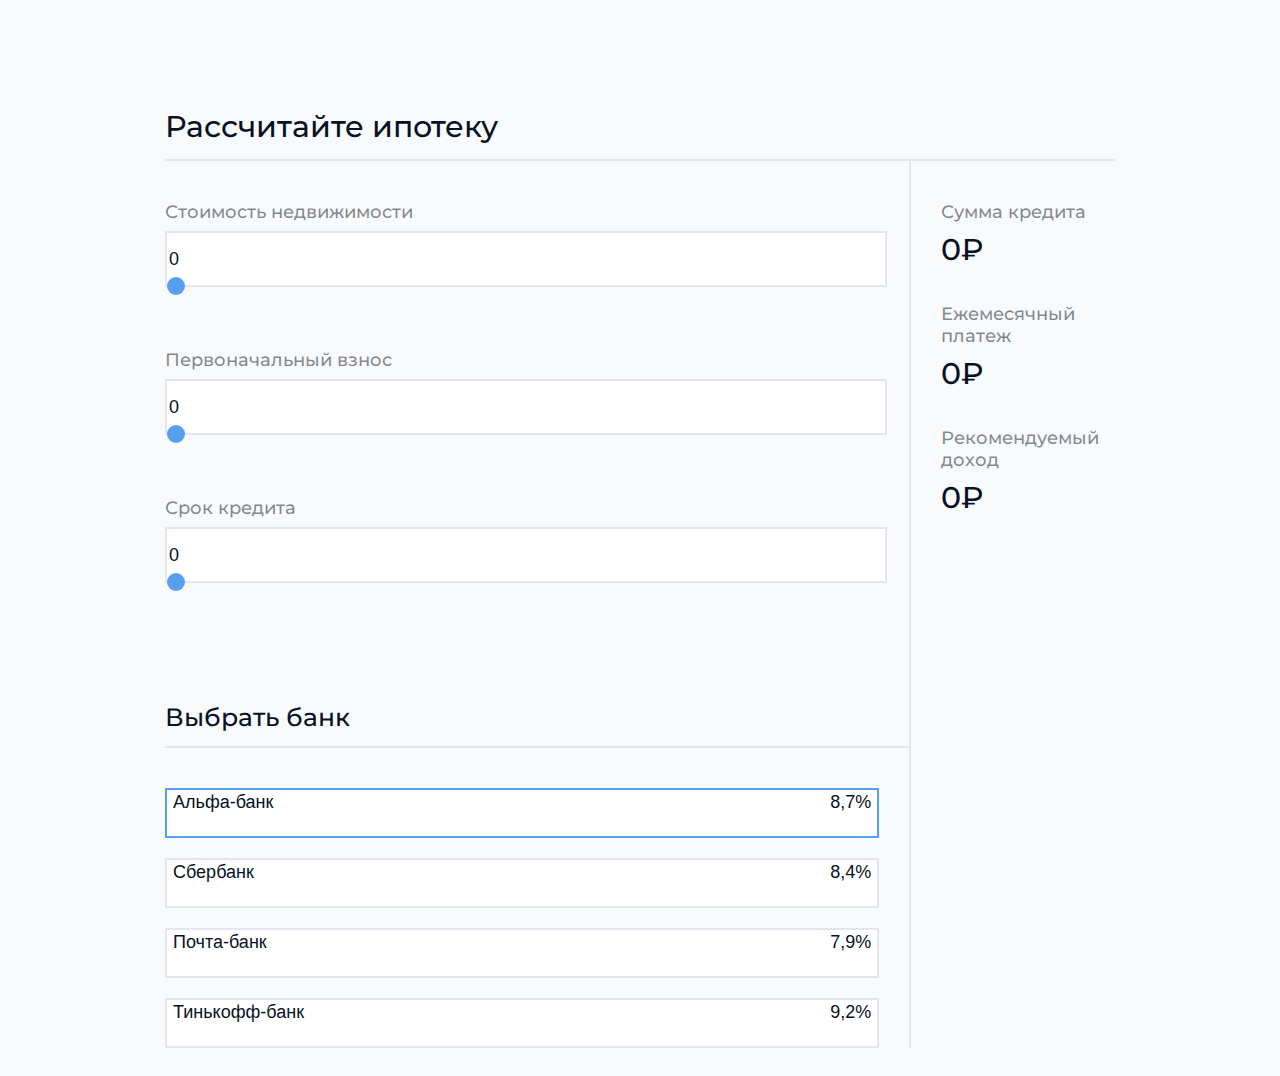
<file: myCalc/index.html>
<!DOCTYPE html>
<html lang="en" xmlns="http://www.w3.org/1999/html" xmlns="http://www.w3.org/1999/html">
<head>
    <meta charset="UTF-8">
    <meta name="viewport" content="width=device-width, initial-scale=1.0">
    <meta http-equiv="X-UA-Compatible" content="ie=edge">
    <link href="https://fonts.googleapis.com/css?family=Montserrat:400,500,600,700&display=swap" rel="stylesheet">
    <link rel="stylesheet" href="style.css">
    <title>Calculator</title>
</head>
<body>
    <div class="flex-wrapper">
        <div class="calculator-content">
            <div class="calculator-content-title">
                <h1>Рассчитайте ипотеку</h1>
            </div>
            <div class="calculator-content-body">
                <form id="formCalculator">
                <div class="calculator-content-body-left">
                    <div class="calculator-content-body-left-inputs">
                        <div class="input-wrapper">
                            <div class="title">Стоимость недвижимости</div>
                            <div class="input">
                                <input data-property-value="недвижимость" type="number" id="total-cost" value="0">
                            </div>
                            <div class="input">
                                <input data-range="ползунок1" type="range" min="0" max="10000000" id="total-cost-range" data-copy-to="total-cost" value="0" class="input-range">
                            </div>
                        </div>
                        <div class="input-wrapper">
                            <div class="title">Первоначальный взнос</div>
                            <div class="input">
                                <input data-property-value="Взнос" type="number" id="an-initial-fee" value="0">
                            </div>
                            <div class="input">
                                <input data-range="ползунок2"  type="range" min="100000" max="10000000" id="an-initial-fee-range" data-copy-to="an-initial-fee" value="0" class="input-range">
                            </div>
                        </div>
                        <div class="input-wrapper">
                            <div class="title">Срок кредита</div>
                            <div class="input">
                                <input data-property-value="Срок кредита" type="number" id="credit-term" value="0">
                            </div>
                            <div class="input">
                                <input data-range="ползунок3"  type="range" min="1" max="20" id="credit-term-range" data-copy-to="credit-term" value="0" class="input-range">
                            </div>
                        </div>
                    </div>
                    <div class="calculator-content-title">
                        <h2>Выбрать банк</h2>
                    </div>
                    <div class="calculator-content-body-left-btns">
                        <button type="button" data-name="alfa" class="bank active">
                            <div class="text">Альфа-банк</div>
                            <div class="value">8,7%</div>
                        </button>
                        <button type="button" data-name="sberbank" class="bank">
                            <div class="text">Сбербанк</div>
                            <div class="value">8,4%</div>
                        </button>
                        <button type="button" data-name="pochta" class="bank">
                            <div class="text">Почта-банк</div>
                            <div class="value">7,9%</div>
                        </button>
                        <button type="button" data-name="tinkoff" class="bank">
                            <div class="text">Тинькофф-банк</div>
                            <div class="value">9,2%</div>
                        </button>
                    </div>
                </div>
            </form>
                <div class="calculator-content-body-right">
                    <div class="final-results-wrapper">
                        <div class="final-result-item">
                            <div class="title">Сумма кредита</div>
                            <div class="value" id="amount-of-credit">0<span>₽</span></div>
                        </div>
                        <div class="final-result-item">
                            <div class="title">Ежемесячный платеж</div>
                            <div class="value" id="monthly-payment">0<span>₽</span></div>
                        </div>
                        <div class="final-result-item">
                            <div class="title">Рекомендуемый доход</div>
                            <div class="value" id="recommended-income">0<span>₽</span></div>
                        </div>
                    </div>
                </div>
            </div>

        </div>
    </div>
   <script src="main.js"></script> 
</body>
</html>
</file>
<file: myCalc/style.css>
html, body {
    font-family: 'Montserrat', sans-serif;
    background-color: #F9FAFC;
}

h1, h2 {
    margin: 0;
    padding: 0;
    font-weight: 500;
    font-size: 30px;
    line-height: 37px;
    color: #071124;
}

h2 {
    font-size: 25px;
    line-height: 30px;
}

button {
    border: none;
    outline: none;
}

input[type='number'] {
    -moz-appearance:textfield;
}

input[type='range'] {
    width: 100%;
}

input[type=range] {
  -webkit-appearance: none; 
  width: 100%; 
}
 
input[type=range]::-webkit-slider-thumb {
  -webkit-appearance: none;
}
 
input[type=range]:focus {
  outline: none; 
}
 
input[type='range'] {
    width: 100%;
    -webkit-appearance: none;
    background-color: #F9FAFC;
}

input[type='range']::-webkit-slider-thumb {
    -webkit-appearance: none;
    cursor: ew-resize;
    width: 18px;
    height: 18px;
    border-radius: 50%;
    background: #599FF1;
    margin-top: -25px;
}


input::-webkit-outer-spin-button,
input::-webkit-inner-spin-button {
    -webkit-appearance: none;
}

.flex-wrapper {
    display: flex;
    justify-content: center;
    width: 100%;
}

.calculator-content {
    width: 100%;
    max-width: 950px;
    padding-top: 100px;
}

.calculator-content-title {
    padding-bottom: 14px;
    border-bottom: 2px solid #E4E6EE;
}

.calculator-content-body {
    display: flex;
}

.calculator-content-body-left,
.calculator-content-body-right {
    border-right: 2px solid #E4E6EE;
    padding-top: 40px;
}

.calculator-content-body-right {
    padding-right: 0;
    padding-left: 30px;
    border-right: none;
}

.calculator-content-body-left-inputs,
.calculator-content-body-left-btns {
    padding-right: 30px;
}

.calculator-content-body-left-inputs {
    margin-bottom: 100px;
}

.input-wrapper {
    margin-bottom: 43px;
}

.input-wrapper:last-child {
    margin-bottom: 0;
}

.input-wrapper .title {
    font-weight: 500;
    font-size: 18px;
    line-height: 22px;
    color: rgba(7, 17, 36, 0.5);
    margin-bottom: 8px;
}

.input-wrapper input[type="number"] {
    width: 100%;
    background-color: #ffffff;
    border: 2px solid #E4E6EE;
    height: 50px;
    font-weight: 500;
    font-size: 18px;
    line-height: 22px;
    color: #071124;
}

.calculator-content-body-left-btns {
    padding-top: 40px;
}

.calculator-content-body-left-btns button {
    width: 100%;
    display: flex;
    justify-content: space-between;
    background: #FFFFFF;
    border: 2px solid #E4E6EE;
    height: 50px;
    margin-bottom: 20px;
}

.calculator-content-body-left-btns button .text,
.calculator-content-body-left-btns button .value {
    font-weight: 500;
    font-size: 18px;
    line-height: 22px;
    color: #071124;
}

.final-result-item {
    margin-bottom: 35px;
}


.final-result-item:last-child {
    margin-bottom: 0;
}

.final-result-item .title {
    font-weight: 500;
    font-size: 18px;
    line-height: 22px;
    color: rgba(7, 17, 36, 0.5);
    margin-bottom: 8px;
}

.final-result-item .value {
    font-weight: 500;
    font-size: 30px;
    line-height: 37px;
    color: #071124;
}

.bank.active {
    border-color: #599FF1;
}

#formCalculator {
    width: 100%;
}
</file>
